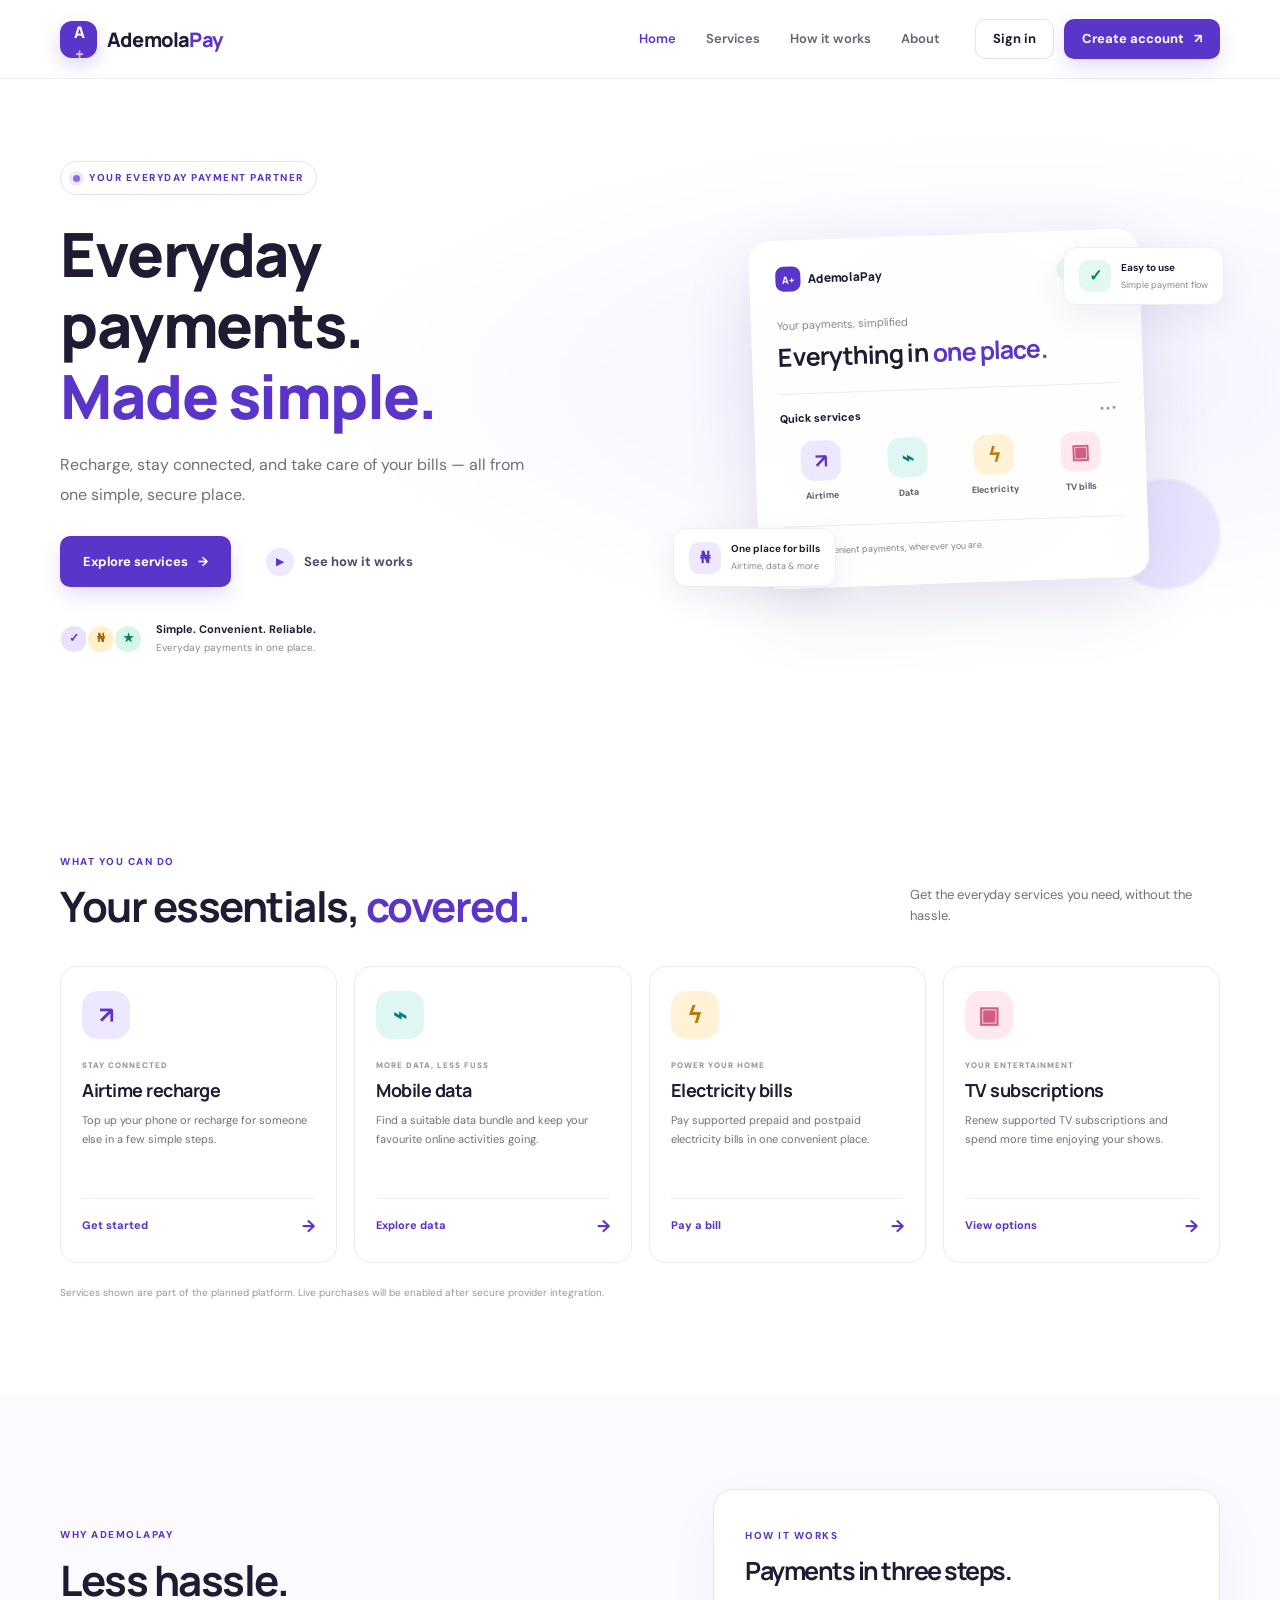
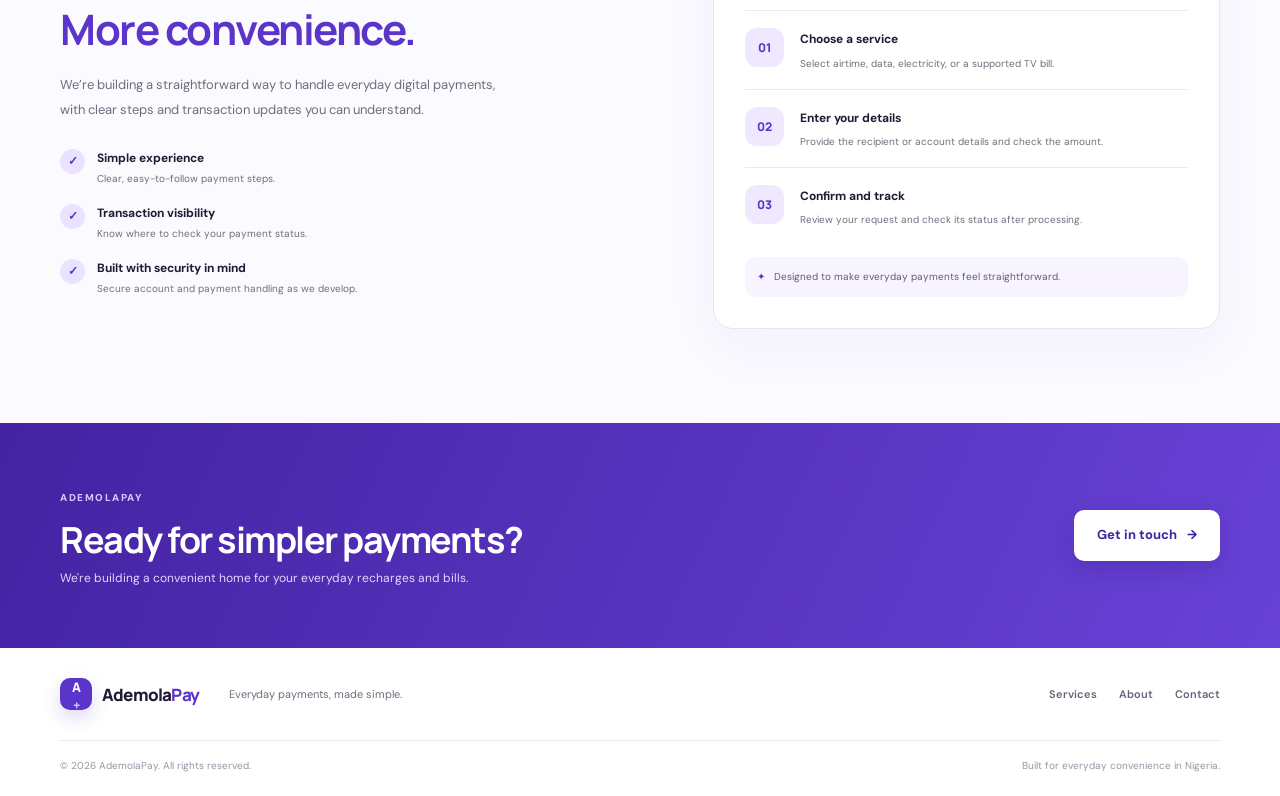
<file: index.html>
<!DOCTYPE html>
<html lang="en">
<head>
  <meta charset="UTF-8">
  <meta name="google-site-verification" content="SBwqPfGWN0JKt5ql2V7LlIp3pjXQdsjb-rPpyb3BBbc" />
  <meta name="viewport" content="width=device-width, initial-scale=1.0">
  <meta name="description" content="AdemolaPay makes airtime, data, and bill payments simple and convenient.">
  <title>AdemolaPay — Payments made simple</title>
  <link rel="preconnect" href="https://fonts.googleapis.com">
  <link rel="preconnect" href="https://fonts.gstatic.com" crossorigin>
  <link href="https://fonts.googleapis.com/css2?family=DM+Sans:wght@400;500;600;700&family=Manrope:wght@400;500;600;700;800&display=swap" rel="stylesheet">
  <link rel="stylesheet" href="css/style.css">
  <script src="js/script.js" defer></script>
</head>
<body>
  <header class="site-header">
    <div class="container nav-wrap">
      <a class="brand" href="#home" aria-label="AdemolaPay home"><span class="brand-mark" aria-hidden="true">A<span>+</span></span><span>Ademola<span class="brand-pay">Pay</span></span></a>
      <button class="menu-toggle" id="menuToggle" aria-label="Open navigation" aria-expanded="false">☰</button>
      <nav class="main-nav" id="mainNav" aria-label="Main navigation">
        <a class="nav-link active" href="#home">Home</a><a class="nav-link" href="#services">Services</a><a class="nav-link" href="#how-it-works">How it works</a><a class="nav-link" href="#about">About</a>
        <div class="nav-actions"><a class="btn btn-outline btn-small" href="signin.html">Sign in</a><a class="btn btn-primary btn-small" href="create-account.html">Create account <span aria-hidden="true">↗</span></a></div>
      </nav>
    </div>
  </header>
  <main>
    <section class="hero section" id="home"><div class="container hero-grid">
      <div class="hero-copy"><div class="eyebrow"><span class="eyebrow-dot"></span> YOUR EVERYDAY PAYMENT PARTNER</div>
        <h1>Everyday payments.<br><span>Made simple.</span></h1><p class="hero-text">Recharge, stay connected, and take care of your bills — all from one simple, secure place.</p>
        <div class="hero-actions"><a class="btn btn-primary btn-large" href="#services">Explore services <span aria-hidden="true">→</span></a><a class="btn btn-text btn-large" href="#how-it-works"><span class="play-icon" aria-hidden="true">▶</span> See how it works</a></div>
        <div class="trust-row"><div class="avatar-stack" aria-hidden="true"><span>✓</span><span>₦</span><span>★</span></div><p><strong>Simple. Convenient. Reliable.</strong><br><span>Everyday payments in one place.</span></p></div>
      </div>
      <div class="hero-visual" aria-label="Illustration of a payment dashboard"><div class="soft-orb orb-one"></div><div class="soft-orb orb-two"></div>
        <div class="payment-card"><div class="card-top"><span class="mini-brand"><span class="mini-mark">A+</span> AdemolaPay</span><span class="secure-pill">● Secure</span></div>
          <p class="balance-label">Your payments, simplified</p><h2>Everything in <span>one place.</span></h2><div class="card-divider"></div><div class="quick-title">Quick services <span>•••</span></div>
          <div class="quick-grid"><a href="signin.html" class="quick-item"><span class="service-icon icon-airtime">↗</span><span>Airtime</span></a><a href="signin.html" class="quick-item"><span class="service-icon icon-data">⌁</span><span>Data</span></a><a href="signin.html" class="quick-item"><span class="service-icon icon-power">ϟ</span><span>Electricity</span></a><a href="signin.html" class="quick-item"><span class="service-icon icon-tv">▣</span><span>TV bills</span></a></div>
          <div class="card-foot"><span class="foot-check">✓</span><span>Convenient payments, wherever you are.</span></div>
        </div>
        <div class="floating-note note-top"><span class="note-icon">✓</span><span><strong>Easy to use</strong><small>Simple payment flow</small></span></div><div class="floating-note note-bottom"><span class="note-icon note-purple">₦</span><span><strong>One place for bills</strong><small>Airtime, data &amp; more</small></span></div>
      </div>
    </div></section>
    <section class="service-section section" id="services"><div class="container"><div class="section-heading"><div><span class="section-kicker">WHAT YOU CAN DO</span><h2>Your essentials, <span>covered.</span></h2></div><p>Get the everyday services you need, without the hassle.</p></div>
      <div class="service-grid">
        <article class="service-card"><div class="service-icon large icon-airtime">↗</div><span class="service-tag">STAY CONNECTED</span><h3>Airtime recharge</h3><p>Top up your phone or recharge for someone else in a few simple steps.</p><a href="signin.html" class="service-link">Get started <span>→</span></a></article>
        <article class="service-card"><div class="service-icon large icon-data">⌁</div><span class="service-tag">MORE DATA, LESS FUSS</span><h3>Mobile data</h3><p>Find a suitable data bundle and keep your favourite online activities going.</p><a href="signin.html" class="service-link">Explore data <span>→</span></a></article>
        <article class="service-card"><div class="service-icon large icon-power">ϟ</div><span class="service-tag">POWER YOUR HOME</span><h3>Electricity bills</h3><p>Pay supported prepaid and postpaid electricity bills in one convenient place.</p><a href="signin.html" class="service-link">Pay a bill <span>→</span></a></article>
        <article class="service-card"><div class="service-icon large icon-tv">▣</div><span class="service-tag">YOUR ENTERTAINMENT</span><h3>TV subscriptions</h3><p>Renew supported TV subscriptions and spend more time enjoying your shows.</p><a href="signin.html" class="service-link">View options <span>→</span></a></article>
      </div><p class="service-disclaimer">Services shown are part of the planned platform. Live purchases will be enabled after secure provider integration.</p>
    </div></section>
    <section class="benefits-section section" id="about"><div class="container benefits-grid"><div class="benefits-copy"><span class="section-kicker">WHY ADEMOLAPAY</span><h2>Less hassle.<br><span>More convenience.</span></h2><p>We’re building a straightforward way to handle everyday digital payments, with clear steps and transaction updates you can understand.</p>
      <div class="benefit-list"><div><span class="benefit-check">✓</span><span><strong>Simple experience</strong><small>Clear, easy-to-follow payment steps.</small></span></div><div><span class="benefit-check">✓</span><span><strong>Transaction visibility</strong><small>Know where to check your payment status.</small></span></div><div><span class="benefit-check">✓</span><span><strong>Built with security in mind</strong><small>Secure account and payment handling as we develop.</small></span></div></div>
    </div><div class="steps-panel" id="how-it-works"><span class="section-kicker">HOW IT WORKS</span><h3>Payments in three steps.</h3><div class="step-row"><span class="step-number">01</span><div><strong>Choose a service</strong><p>Select airtime, data, electricity, or a supported TV bill.</p></div></div><div class="step-row"><span class="step-number">02</span><div><strong>Enter your details</strong><p>Provide the recipient or account details and check the amount.</p></div></div><div class="step-row"><span class="step-number">03</span><div><strong>Confirm and track</strong><p>Review your request and check its status after processing.</p></div></div><div class="steps-note"><span>✦</span> Designed to make everyday payments feel straightforward.</div></div></div></section>
    <section class="cta-section" id="account"><div class="container cta-inner"><div><span class="section-kicker">ADEMOLAPAY</span><h2>Ready for simpler payments?</h2><p>We're building a convenient home for your everyday recharges and bills.</p></div><a class="btn btn-white btn-large" href="mailto:hello@ademolapay.example">Get in touch <span>→</span></a></div></section>
  </main>
  <footer class="site-footer"><div class="container footer-top"><a class="brand footer-brand" href="#home"><span class="brand-mark" aria-hidden="true">A<span>+</span></span><span>Ademola<span class="brand-pay">Pay</span></span></a><p>Everyday payments, made simple.</p><nav aria-label="Footer navigation"><a href="#services">Services</a><a href="#about">About</a><a href="#account">Contact</a></nav></div><div class="container footer-bottom"><span>© <span id="year"></span> AdemolaPay. All rights reserved.</span><span>Built for everyday convenience in Nigeria.</span></div></footer>
</body>
</html>
</file>
<file: css/style.css>
:root{--purple:#5b35c9;--purple-dark:#3f239c;--purple-light:#eee9ff;--ink:#201b32;--muted:#716d7e;--line:#ece9f3;--surface:#fff;--background:#fbfaff;--green:#168b63;--shadow:0 22px 70px rgba(54,35,111,.12)}
*{box-sizing:border-box}html{scroll-behavior:smooth;scroll-padding-top:90px}body{margin:0;color:var(--ink);background:var(--surface);font-family:"DM Sans",sans-serif;line-height:1.6}a{color:inherit;text-decoration:none}button,a{-webkit-tap-highlight-color:transparent}.container{width:min(1160px,calc(100% - 48px));margin:0 auto}
.site-header{position:sticky;top:0;z-index:20;background:rgba(255,255,255,.94);backdrop-filter:blur(14px);border-bottom:1px solid rgba(236,233,243,.8)}.nav-wrap{min-height:78px;display:flex;align-items:center;justify-content:space-between;gap:24px}.brand{display:inline-flex;align-items:center;gap:10px;font:800 20px "Manrope",sans-serif;letter-spacing:-.8px;white-space:nowrap}.brand-mark{width:37px;height:37px;display:grid;place-items:center;border-radius:12px;color:#fff;background:var(--purple);font-size:16px;letter-spacing:-1px;box-shadow:0 7px 18px #5b35c933}.brand-mark span{color:#d5c8ff}.brand-pay{color:var(--purple)}.main-nav{display:flex;align-items:center;gap:30px}.nav-link{color:#666174;font-size:13px;font-weight:600;transition:color .2s}.nav-link:hover,.nav-link.active{color:var(--purple)}.nav-actions{display:flex;align-items:center;gap:10px;margin-left:5px}
.btn{display:inline-flex;align-items:center;justify-content:center;gap:10px;border:1px solid transparent;border-radius:10px;font-weight:700;font-size:13px;transition:transform .2s,box-shadow .2s,background .2s;cursor:pointer}.btn:hover{transform:translateY(-2px)}.btn-small{min-height:40px;padding:0 17px}.btn-large{min-height:51px;padding:0 22px}.btn-primary{color:#fff;background:var(--purple);box-shadow:0 9px 20px #5b35c926}.btn-primary:hover{background:var(--purple-dark);box-shadow:0 12px 25px #5b35c940}.btn-outline{color:var(--ink);background:#fff;border-color:#e6e1f0}.btn-text{color:#51486a}.play-icon{display:grid;place-items:center;width:28px;height:28px;border-radius:50%;color:var(--purple);background:var(--purple-light);font-size:10px}.menu-toggle{display:none;border:1px solid var(--line);background:#fff;color:var(--purple);border-radius:9px;padding:8px 12px;font-size:20px}
.section{padding:94px 0}.hero{overflow:hidden;padding-top:82px;padding-bottom:96px;background:radial-gradient(ellipse at 78% 45%,#f3efff 0%,#fff 48%)}.hero-grid{display:grid;grid-template-columns:1.02fr .98fr;align-items:center;gap:52px}.eyebrow,.section-kicker{color:var(--purple);font-size:10px;font-weight:800;letter-spacing:1.5px}.eyebrow{display:inline-flex;align-items:center;gap:9px;padding:8px 12px;border:1px solid #e7defe;border-radius:50px;background:#fff}.eyebrow-dot{width:7px;height:7px;border-radius:50%;background:#8a69ed;box-shadow:0 0 0 4px #eee8ff}h1,h2,h3,p{margin-top:0}h1,h2,h3{font-family:"Manrope",sans-serif;letter-spacing:-1.5px;line-height:1.16}h1{margin:24px 0 19px;font-size:clamp(40px,5vw,61px);font-weight:800}h1 span,.section-heading h2 span,.benefits-copy h2 span{color:var(--purple)}.hero-text{max-width:470px;margin-bottom:27px;color:var(--muted);font-size:16px;line-height:1.85}.hero-actions{display:flex;flex-wrap:wrap;align-items:center;gap:12px}.trust-row{display:flex;align-items:center;gap:13px;margin-top:34px}.avatar-stack{display:flex;padding-left:2px}.avatar-stack span{width:30px;height:30px;display:grid;place-items:center;margin-left:-3px;border:2px solid #fff;border-radius:50%;color:var(--purple);background:#e9e1ff;font-size:12px;font-weight:800}.avatar-stack span:nth-child(2){color:#9c6713;background:#fff0c9}.avatar-stack span:nth-child(3){color:#167b5a;background:#d8f5e9}.trust-row p{margin:0;color:var(--ink);font-size:11px;line-height:1.6}.trust-row p span{color:#8a8596;font-size:10px}
.hero-visual{position:relative;display:grid;place-items:center;min-height:420px}.soft-orb{position:absolute;border-radius:50%;filter:blur(1px)}.orb-one{width:350px;height:350px;background:linear-gradient(140deg,#eee8ff,#faf8ff)}.orb-two{right:0;bottom:30px;width:110px;height:110px;background:#e4dcff;opacity:.7}.payment-card{position:relative;z-index:2;width:min(390px,90%);padding:25px;border:1px solid #fff;border-radius:22px;background:rgba(255,255,255,.95);box-shadow:var(--shadow);transform:rotate(-2deg)}.card-top{display:flex;align-items:center;justify-content:space-between;gap:10px}.mini-brand{display:flex;align-items:center;gap:7px;font:800 12px "Manrope",sans-serif}.mini-mark{display:grid;place-items:center;width:25px;height:25px;border-radius:8px;color:#fff;background:var(--purple);font-size:10px}.secure-pill{padding:5px 9px;border-radius:50px;color:var(--green);background:#e7f8f0;font-size:9px;font-weight:700}.balance-label{margin:26px 0 7px;color:#898395;font-size:11px}.payment-card h2{margin:0;font-size:25px;letter-spacing:-.9px}.payment-card h2 span{color:var(--purple)}.card-divider{height:1px;margin:22px 0 16px;background:var(--line)}.quick-title{display:flex;justify-content:space-between;margin-bottom:14px;font-size:11px;font-weight:800}.quick-title span{color:#9d96ad;letter-spacing:2px}.quick-grid{display:grid;grid-template-columns:repeat(4,1fr);gap:8px}.quick-item{display:flex;align-items:center;flex-direction:column;gap:8px;color:#615b70;font-size:9px;font-weight:700}.service-icon{width:40px;height:40px;display:grid;place-items:center;border-radius:13px;font-size:20px;font-weight:700}.icon-airtime{color:#5b35c9;background:#eee8ff}.icon-data{color:#087e78;background:#dff7f2}.icon-power{color:#bb7b0b;background:#fff2d6}.icon-tv{color:#d15d80;background:#ffe8ef}.card-foot{display:flex;align-items:center;gap:8px;margin-top:22px;padding-top:15px;border-top:1px solid var(--line);color:#827c90;font-size:9px}.foot-check{display:grid;place-items:center;width:20px;height:20px;border-radius:50%;color:#087e59;background:#e1f8ed;font-weight:800}.floating-note{position:absolute;z-index:3;display:flex;align-items:center;gap:10px;padding:12px 15px;border:1px solid #f0edf7;border-radius:13px;background:#fff;box-shadow:0 12px 35px #39256b14}.note-top{top:48px;right:-4px}.note-bottom{bottom:32px;left:-4px}.note-icon{display:grid;place-items:center;width:32px;height:32px;border-radius:10px;color:#087e59;background:#e3f8ee;font-weight:800}.note-purple{color:var(--purple);background:var(--purple-light)}.floating-note strong,.floating-note small{display:block}.floating-note strong{font-size:10px}.floating-note small{margin-top:2px;color:#898395;font-size:9px}
.service-section{background:#fff}.section-heading{display:flex;align-items:end;justify-content:space-between;gap:30px;margin-bottom:35px}.section-heading h2,.benefits-copy h2{margin:10px 0 0;font-size:clamp(30px,3.5vw,42px)}.section-heading>p{max-width:310px;margin:0 0 4px;color:var(--muted);font-size:13px}.service-grid{display:grid;grid-template-columns:repeat(4,1fr);gap:17px}.service-card{padding:24px 21px 22px;border:1px solid var(--line);border-radius:17px;background:#fff;transition:transform .2s,box-shadow .2s,border-color .2s}.service-card:hover{transform:translateY(-5px);border-color:#d9cdfb;box-shadow:0 15px 35px #3b277b0d}.service-icon.large{width:48px;height:48px;margin-bottom:20px;border-radius:15px;font-size:23px}.service-tag{display:block;margin-bottom:8px;color:#958da6;font-size:8px;font-weight:800;letter-spacing:1px}.service-card h3{margin-bottom:10px;font-size:18px;letter-spacing:-.5px}.service-card p{min-height:68px;margin-bottom:19px;color:var(--muted);font-size:11px;line-height:1.8}.service-link{display:flex;align-items:center;justify-content:space-between;padding-top:14px;border-top:1px solid #f0edf5;color:var(--purple);font-size:11px;font-weight:800}.service-link span{font-size:17px}.service-disclaimer{margin:22px 0 0;color:#9993a4;font-size:10px}
.benefits-section{background:var(--background)}.benefits-grid{display:grid;grid-template-columns:1fr .9fr;align-items:center;gap:90px}.benefits-copy>p{max-width:440px;margin:20px 0 26px;color:var(--muted);font-size:13px;line-height:1.9}.benefit-list{display:grid;gap:17px}.benefit-list>div{display:flex;align-items:flex-start;gap:12px}.benefit-check{display:grid;place-items:center;flex:0 0 25px;height:25px;border-radius:50%;color:var(--purple);background:#eae3ff;font-size:12px;font-weight:800}.benefit-list strong,.benefit-list small{display:block}.benefit-list strong{font-size:12px}.benefit-list small{margin-top:3px;color:var(--muted);font-size:10px}.steps-panel{padding:31px;border:1px solid #e9e2fb;border-radius:20px;background:#fff;box-shadow:0 18px 55px #4b2e8f0b}.steps-panel h3{margin:10px 0 25px;font-size:25px}.step-row{display:flex;gap:16px;padding:17px 0;border-top:1px solid var(--line)}.step-number{display:grid;place-items:center;flex:0 0 39px;height:39px;border-radius:12px;color:var(--purple);background:var(--purple-light);font:800 12px "Manrope",sans-serif}.step-row strong{display:block;margin:2px 0 5px;font-size:12px}.step-row p{margin:0;color:var(--muted);font-size:10px;line-height:1.7}.steps-note{display:flex;gap:9px;margin-top:12px;padding:12px;border-radius:10px;color:#63587d;background:#f7f4ff;font-size:10px}.steps-note span{color:var(--purple)}
.cta-section{padding:60px 0;color:#fff;background:linear-gradient(115deg,#4323a2,#6842d7)}.cta-inner{display:flex;align-items:center;justify-content:space-between;gap:25px}.cta-section .section-kicker{color:#d6c9ff}.cta-section h2{margin:10px 0 9px;font-size:clamp(27px,3vw,36px)}.cta-section p{margin:0;color:#e0d8ff;font-size:12px}.btn-white{color:var(--purple-dark);background:#fff;box-shadow:0 8px 25px #29146d33;white-space:nowrap}.site-footer{background:#fff}.footer-top{display:flex;align-items:center;gap:30px;padding:30px 0}.footer-brand{font-size:17px}.footer-brand .brand-mark{width:32px;height:32px;border-radius:10px;font-size:13px}.footer-top>p{margin:0;color:var(--muted);font-size:11px}.footer-top nav{display:flex;gap:22px;margin-left:auto;color:#696276;font-size:11px;font-weight:600}.footer-top nav a:hover{color:var(--purple)}.footer-bottom{display:flex;justify-content:space-between;gap:20px;padding:17px 0 22px;border-top:1px solid var(--line);color:#9993a4;font-size:10px}
@media(max-width:980px){.main-nav{gap:17px}.nav-actions{gap:7px}.btn-small{padding:0 12px}.hero-grid{gap:20px}.hero-visual{min-height:380px}.service-grid{grid-template-columns:repeat(2,1fr)}.service-card p{min-height:auto}.benefits-grid{gap:45px}}
@media(max-width:760px){.container{width:min(100% - 34px,560px)}.nav-wrap{min-height:68px}.menu-toggle{display:block}.main-nav{position:absolute;top:68px;left:0;right:0;display:none;align-items:stretch;flex-direction:column;gap:0;padding:12px 20px 20px;border-bottom:1px solid var(--line);background:#fff;box-shadow:0 15px 25px #25144a0b}.main-nav.open{display:flex}.nav-link{padding:12px 4px;border-bottom:1px solid #f3f0f8}.nav-actions{margin:14px 0 0}.nav-actions .btn{flex:1}.section{padding:68px 0}.hero{padding-top:55px;padding-bottom:65px}.hero-grid{grid-template-columns:1fr;gap:25px}h1{font-size:clamp(40px,11vw,55px)}.hero-text{font-size:14px}.hero-visual{min-height:390px;margin:0 -5px}.orb-one{width:300px;height:300px}.payment-card{width:min(370px,88%);padding:21px}.note-top{top:16px;right:0}.note-bottom{bottom:7px;left:0}.section-heading{align-items:flex-start;flex-direction:column;gap:12px}.section-heading>p{max-width:390px}.service-grid{gap:12px}.service-card{padding:19px 16px}.service-card h3{font-size:16px}.service-card p{font-size:10px}.benefits-grid{grid-template-columns:1fr;gap:38px}.steps-panel{padding:24px 20px}.cta-inner{align-items:flex-start;flex-direction:column}.footer-top{align-items:flex-start;flex-wrap:wrap;gap:15px 22px}.footer-top>p{width:calc(100% - 170px);align-self:center}.footer-top nav{width:100%;margin:7px 0 0}.footer-bottom{flex-direction:column;gap:7px}}
@media(max-width:390px){.container{width:calc(100% - 28px)}.brand{font-size:18px}.hero-actions{align-items:stretch;flex-direction:column}.hero-actions .btn{width:100%}.hero-visual{min-height:360px}.payment-card{padding:17px}.payment-card h2{font-size:22px}.quick-grid{gap:3px}.service-grid{grid-template-columns:1fr}.service-card p{min-height:auto}.floating-note{padding:9px 11px}}
</file>
